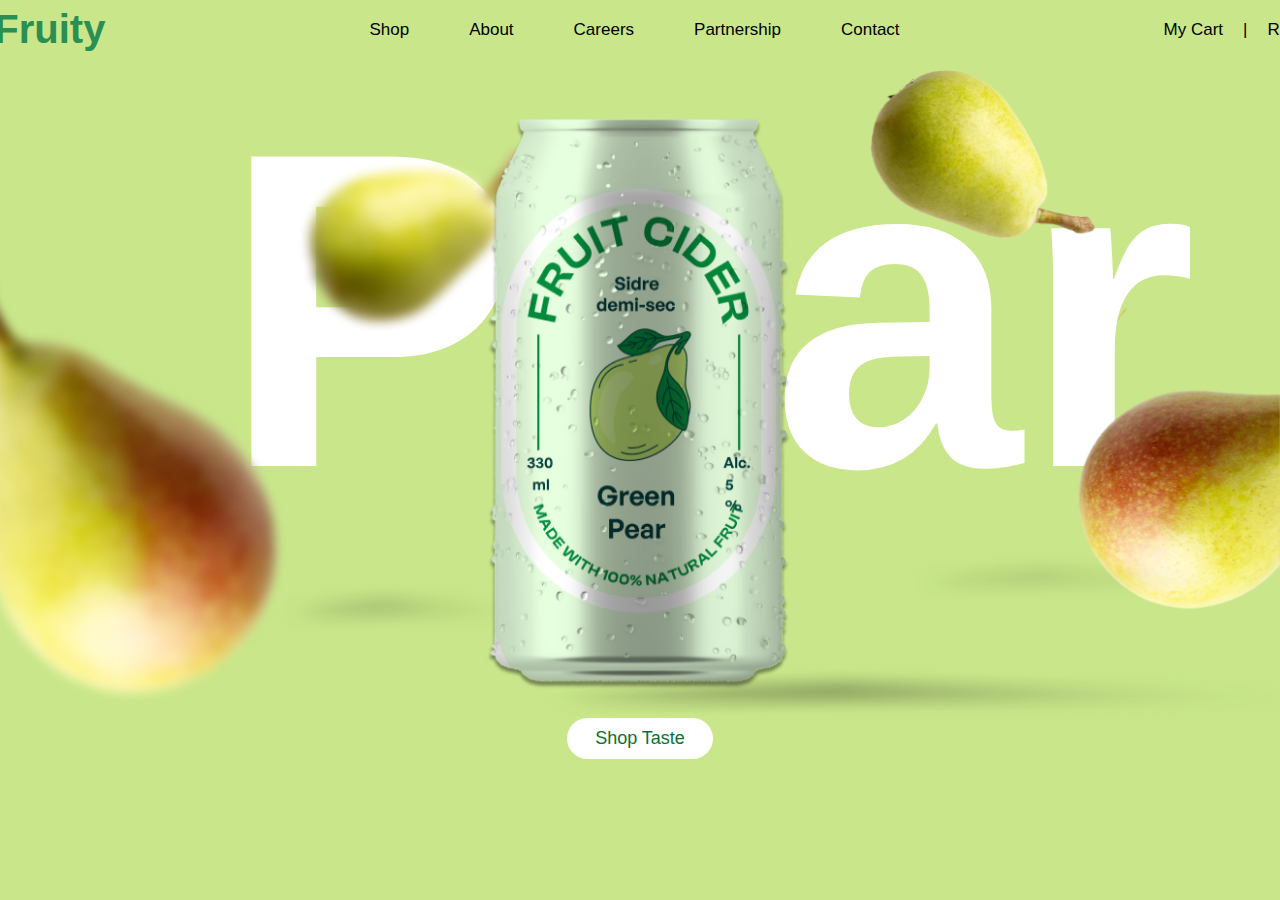
<file: index.html>
<!DOCTYPE html>
<html lang="en">
  <head>
    <meta charset="UTF-8" />
    <meta name="viewport" content="width=device-width, initial-scale=1.0" />
    <link rel="stylesheet" href="src/style.css" />
    <link
      href="https://api.fontshare.com/v2/css?f[]=clash-display@400,700,500,600&f[]=general-sans@500,600,400&display=swap"
      rel="stylesheet"
    />
    <title>Document</title>
  </head>
  <body>
    <a href="apple.html" id="pageLink">
      <div class="pear" id="page1">
        <div class="header">
          <div class="text-wrapper">Fruity</div>
          <div class="navbar">
            <div class="div">Shop</div>
            <div class="div">About</div>
            <div class="div">Careers</div>
            <div class="div">Partnership</div>
            <div class="div">Contact</div>
          </div>
          <div class="frame">
            <div class="div">My Cart</div>
            <div class="div">|</div>
            <div class="div">Register</div>
          </div>
        </div>
        <div class="labels">
          <div class="frame"><div class="text-wrapper">Pear</div></div>
        </div>
        <div class="image">
          <img class="pear3 pear-image" src="images/image 3.png" />
        </div>
        <div class="box"><img class="shadowc" src="images/ShadowC.png" /></div>
        <div class="image">
          <img class="pear2 pear-image" src="images/image 2.png" />
        </div>
        <div class="box"><img class="ShadowL" src="images/ShadowL.png" /></div>
        <div class="image">
          <img class="pear4 pear-image" src="images/image 4.png" />
        </div>
        <div class="box"><img class="can" src="images/Can.png" /></div>
        <div class="box">
          <img class="shadowcan" src="images/ShadowCan.png" />
        </div>
        <div class="image">
          <img class="img pear-image" src="images/image 1.png" />
        </div>
        <button class="button">Shop Taste</button>
      </div>
    </a>
  </body>
</html>
</file>
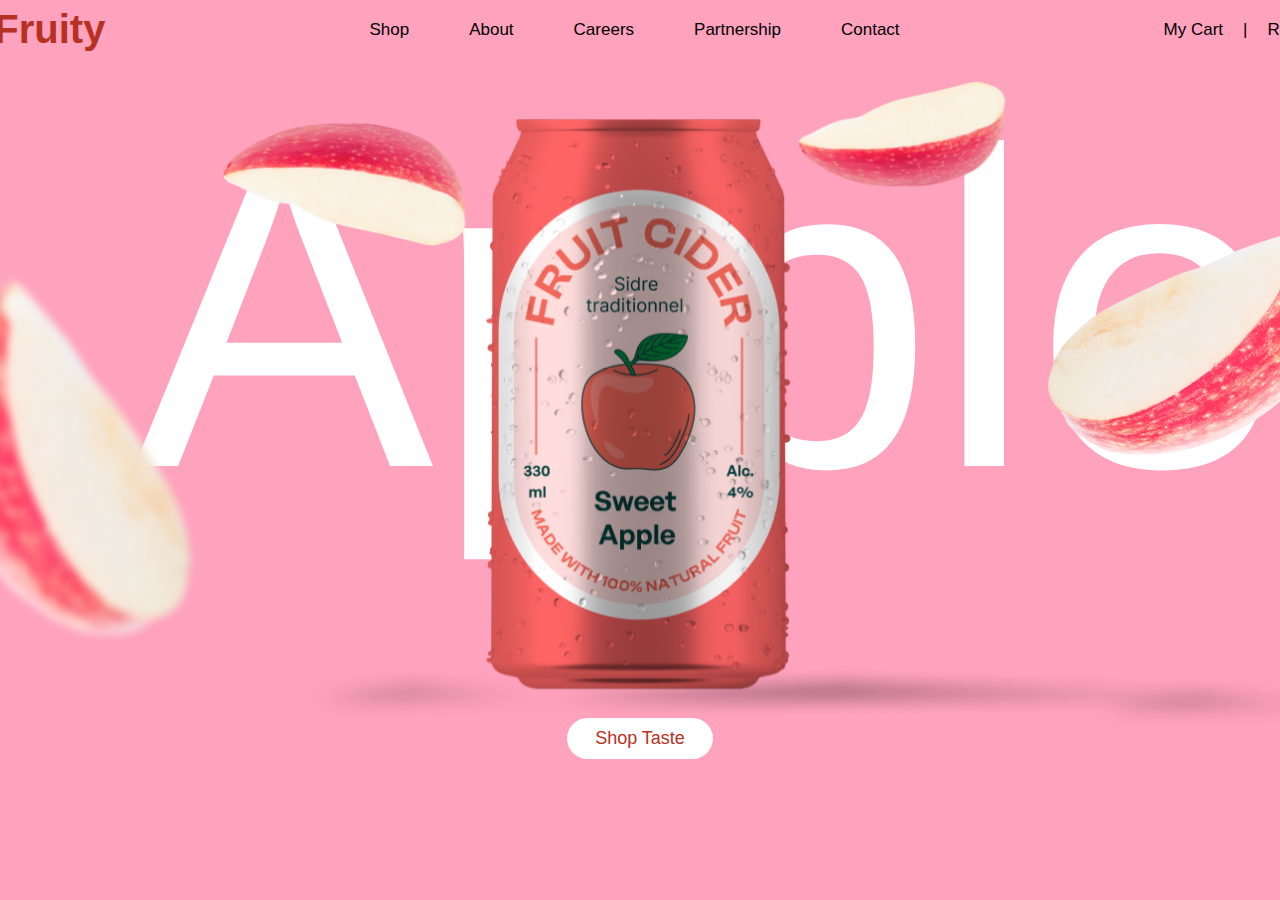
<file: apple.html>
<!DOCTYPE html>
<html lang="en">
  <head>
    <meta charset="UTF-8" />
    <meta name="viewport" content="width=device-width, initial-scale=1.0" />
    <link rel="stylesheet" href="src/apple.css" />
    <link
      href="https://api.fontshare.com/v2/css?f[]=clash-display@400,700,500,600&f[]=general-sans@500,600,400&display=swap"
      rel="stylesheet"
    />
    <title>Document</title>
  </head>
  <body>
    <a href="exotic.html">
      <div class="apple" id="page2">
        <div class="header">
          <div class="text-wrapper">Fruity</div>
          <div class="navbar">
            <div class="div">Shop</div>
            <div class="div">About</div>
            <div class="div">Careers</div>
            <div class="div">Partnership</div>
            <div class="div">Contact</div>
          </div>
          <div class="frame">
            <div class="div">My Cart</div>
            <div class="div">|</div>
            <div class="div">Register</div>
          </div>
        </div>
        <div class="labels">
          <div class="div-wrapper"><div class="div">Apple</div></div>
        </div>
        <div class="box"><img class="can" src="images/CanApple.png" /></div>
        <div class="box">
          <img class="shadowcan" src="images/ShadowCan.png" />
        </div>
        <div class="image"><img class="appleT" src="images/apple2.png" /></div>
        <div class="image"><img class="appleRT" src="images/apple3.png" /></div>
        <div class="image"><img class="appleR" src="images/apple5.png" /></div>
        <div class="box"><img class="shadowR" src="images/AshadowR.png" /></div>
        <div class="image"><img class="appleL" src="images/apple1.png" /></div>
        <div class="box"><img class="shadowL" src="images/AshadowL.png" /></div>
        <button class="button">Shop Taste</button>
      </div>
    </a>
  </body>
</html>
</file>
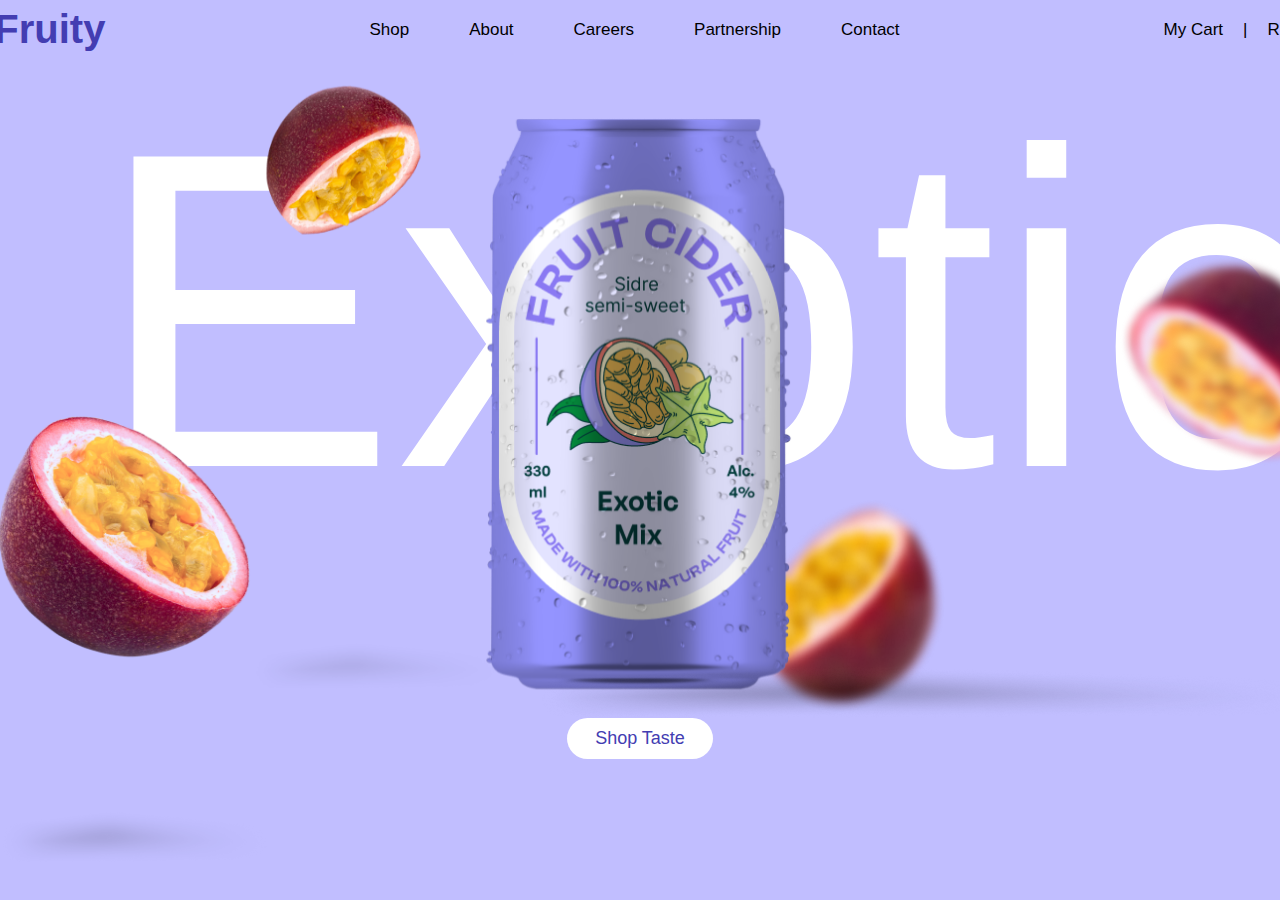
<file: exotic.html>
<!DOCTYPE html>
<html lang="en">
  <head>
    <meta charset="UTF-8" />
    <meta name="viewport" content="width=device-width, initial-scale=1.0" />
    <link
      href="https://api.fontshare.com/v2/css?f[]=clash-display@400,700,500,600&f[]=general-sans@500,600,400&display=swap"
      rel="stylesheet"
    />
    <link rel="stylesheet" href="src/exotic.css" />
    <title>Document</title>
  </head>
  <body>
    <a href="index.html">
      <div class="exotic">
        <div class="header">
          <div class="text-wrapper">Fruity</div>
          <div class="navbar">
            <div class="div">Shop</div>
            <div class="div">About</div>
            <div class="div">Careers</div>
            <div class="div">Partnership</div>
            <div class="div">Contact</div>
          </div>
          <div class="frame">
            <div class="div">My Cart</div>
            <div class="div">|</div>
            <div class="div">Register</div>
          </div>
        </div>
        <div class="labels">
          <div class="frame-2"><div class="text-wrapper-2">Exotic</div></div>
        </div>
        <div class="box"><img class="can" src="images/ExoticCan.png" /></div>
        <div class="box">
          <img class="shadowcan" src="images/ShadowCan.png" />
        </div>
        <div class="image"><img class="fig2" src="images/fig2.png" /></div>
        <div class="box"><img class="shadow2" src="images/Fshadow2.png" /></div>
        <div class="image"><img class="fig3" src="images/fig3.png" /></div>
        <div class="image"><img class="fig1" src="images/fig1.png" /></div>
        <div class="box"><img class="shadow1" src="images/Fshadow1.png" /></div>
        <div class="image"><img class="fig4" src="images/fig4.png" /></div>
        <button class="button">Shop Taste</button>
      </div>
    </a>
  </body>
</html>
</file>
<file: src/style.css>
a {
  text-decoration: none;
}

body {
  background: #c9e78a;
  max-height: 100vh;
  overflow-x: hidden;
}

button {
  display: block;
  margin: 0 auto;
  background-color: white;
  border-radius: 56.25px;
  padding: 10px 28px;
  border: white;
  color: #077233;
  font-size: 18px;
  margin-top: -1.13px;
  font-family: "Clash Display", sans-serif;
  font-weight: 500;
  margin-top: 18px;
}

.box {
  position: relative;
  z-index: 1;
}

.box .can {
  display: block;
  margin: 0 auto;
  width: 316px;
  height: 580px;
  margin-top: -490px;
  padding-bottom: 5px;
}

.box .shadowcan {
  position: fixed;
  width: 826px;
  height: 53px;
  top: 665px;
  left: 534px;
}

.box .shadowc {
  position: fixed;
  width: 374px;
  height: 53px;
  top: 550px;
  left: 900px;
}

.box .ShadowL {
  position: fixed;
  width: 297px;
  height: 53px;
  top: 580px;
  left: 270px;
}

.header {
  display: inline-flex;
  align-items: center;
  justify-content: center;
  gap: 264px;
  position: relative;
}

.header .text-wrapper {
  position: relative;
  width: fit-content;
  margin-top: -1px;
  font-family: "Clash Display", sans-serif;
  font-weight: 700;
  color: #298f52;
  font-size: 40px;
  letter-spacing: 0;
  line-height: normal;
}

.header .navbar {
  display: inline-flex;
  align-items: center;
  justify-content: center;
  gap: 60px;
  position: relative;
  flex: 0 0 auto;
}

.header .div {
  position: relative;
  width: fit-content;
  margin-top: -1px;
  font-family: "General Sans", sans-serif;
  font-weight: 500;
  color: #000000;
  font-size: 17px;
  letter-spacing: 0;
  line-height: normal;
}

.header .frame {
  display: inline-flex;
  align-items: flex-start;
  gap: 20px;
  position: relative;
  flex: 0 0 auto;
}

.image .img {
  position: fixed;
  width: 340px;
  height: 498px;
  top: 0;
  left: 0;
  margin-top: 230px;
}

.image .pear2 {
  position: fixed;
  width: 232px;
  height: 355px;
  top: 300px;
  right: 0;
}

.image .pear3 {
  position: fixed;
  width: 225px;
  height: 168px;
  top: 70px;
  left: 870px;
}

.image .pear4 {
  position: fixed;
  width: 276px;
  height: 300px;
  top: 70px;
  left: 270px;
}

.labels {
  position: relative;
  width: 1402px;
  height: 553px;
  overflow: hidden;
}

.labels .frame {
  left: 0;
  position: absolute;
  width: 1402px;
  height: 553px;
  top: 0;
}

.labels .text-wrapper {
  text-align: center;
  top: -1px;
  left: 168px;
  font-family: "Clash Display", sans-serif;
  font-weight: 600;
  color: #ffffff;
  font-size: 449.8px;
  letter-spacing: 0;
  line-height: normal;
}
</file>
<file: src/apple.css>
a {
  text-decoration: none;
}

body {
  background: #ffa2be;
  max-height: 100vh;
  overflow-x: hidden;
}

button {
  display: block;
  margin: 0 auto;
  background-color: white;
  border-radius: 56.25px;
  padding: 10px 28px;
  border: white;
  color: #b73123;
  font-size: 18px;
  margin-top: -1.13px;
  font-family: "Clash Display", sans-serif;
  font-weight: 500;
  margin-top: 18px;
}

.apple {
  transition: transform 1.2s cubic-bezier(1, 0, 0, 1);
}

.box {
  position: relative;
  z-index: 1;
}

.box .can {
  display: block;
  margin: 0 auto;
  width: 316px;
  height: 580px;
  margin-top: -490px;
  padding-bottom: 5px;
}

.box .shadowcan {
  position: fixed;
  width: 826px;
  height: 53px;
  top: 665px;
  left: 534px;
}

.box .shadowL {
  position: fixed;
  width: 297px;
  height: 53px;
  top: 74%;
  left: 300px;
}

.box .shadowR {
  position: fixed;
  width: 195px;
  height: 53px;
  top: 75%;
  right: 0;
}

.header {
  display: inline-flex;
  align-items: center;
  justify-content: center;
  gap: 264px;
  position: relative;
}

.header .text-wrapper {
  position: relative;
  width: fit-content;
  margin-top: -1px;
  font-family: "Clash Display", sans-serif;
  font-weight: 700;
  color: #b73123;
  font-size: 40px;
  letter-spacing: 0;
  line-height: normal;
}

.header .navbar {
  display: inline-flex;
  align-items: center;
  justify-content: center;
  gap: 60px;
  position: relative;
  flex: 0 0 auto;
}

.header .div {
  position: relative;
  width: fit-content;
  margin-top: -1px;
  font-family: "General Sans", sans-serif;
  font-weight: 500;
  color: #000000;
  font-size: 17px;
  letter-spacing: 0;
  line-height: normal;
}

.header .frame {
  display: inline-flex;
  align-items: flex-start;
  gap: 20px;
  position: relative;
  flex: 0 0 auto;
}

.image .appleL {
  position: fixed;
  width: 200px;
  height: 375px;
  top: 30%;
  left: 0;
}

.image .appleT {
  position: fixed;
  width: 267px;
  height: 166px;
  top: 10%;
  left: 17%;
}

.image .appleRT {
  position: fixed;
  width: 228px;
  height: 143px;
  top: 8.1%;
  left: 62%;
}

.image .appleR {
  position: fixed;
  width: 253px;
  height: 368px;
  top: 152px;
  right: 0;
}

.labels {
  position: relative;
  width: 1402px;
  height: 553px;
  overflow: hidden;
}

.labels .div-wrapper {
  left: 0;
  position: absolute;
  width: 1402px;
  height: 553px;
  top: 0;
}
.labels .div {
  text-align: center;
  top: -1px;
  left: 44px;
  font-family: "Clash Display", sans-serif;
  font-weight: 500;
  color: #ffffff;
  font-size: 449.8px;
  letter-spacing: 0;
  line-height: normal;
}
</file>
<file: src/exotic.css>
a {
  text-decoration: none;
}

body {
  background: #c1beff;
  max-height: 100vh;
  overflow-x: hidden;
}

button {
  display: block;
  margin: 0 auto;
  background-color: white;
  border-radius: 56.25px;
  padding: 10px 28px;
  border: white;
  color: #433db2;
  font-size: 18px;
  margin-top: -1.13px;
  font-family: "Clash Display", sans-serif;
  font-weight: 500;
  margin-top: 18px;
}

.box {
  position: relative;
  z-index: 1;
}

.box .can {
  display: block;
  margin: 0 auto;
  width: 316px;
  height: 580px;
  margin-top: -490px;
  padding-bottom: 5px;
}

.box .shadowcan {
  position: fixed;
  width: 826px;
  height: 53px;
  top: 665px;
  left: 534px;
}

.box .shadow1 {
  position: fixed;
  width: 292px;
  height: 53px;
  top: 90%;
  left: 0;
}

.box .shadow2 {
  position: fixed;
  width: 292px;
  height: 53px;
  top: 71%;
  left: 19%;
}

.header {
  display: inline-flex;
  align-items: center;
  justify-content: center;
  gap: 264px;
  position: relative;
}

.header .text-wrapper {
  position: relative;
  width: fit-content;
  margin-top: -1px;
  font-family: "Clash Display", sans-serif;
  font-weight: 700;
  color: #433db2;
  font-size: 40px;
  letter-spacing: 0;
  line-height: normal;
}

.header .navbar {
  display: inline-flex;
  align-items: center;
  justify-content: center;
  gap: 60px;
  position: relative;
  flex: 0 0 auto;
}

.header .div {
  position: relative;
  width: fit-content;
  margin-top: -1px;
  font-family: "General Sans", sans-serif;
  font-weight: 500;
  color: #000000;
  font-size: 17px;
  letter-spacing: 0;
  line-height: normal;
}

.header .frame {
  display: inline-flex;
  align-items: flex-start;
  gap: 20px;
  position: relative;
  flex: 0 0 auto;
}

.image .fig1 {
  position: fixed;
  width: 290px;
  height: 320px;
  top: 43%;
  left: 0;
}

.image .fig2 {
  position: fixed;
  width: 190px;
  height: 200px;
  top: 7%;
  left: 19.4%;
}

.image .fig3 {
  position: fixed;
  width: 210px;
  height: 220px;
  top: 55%;
  left: 58%;
}

.image .fig4 {
  position: fixed;
  width: 184px;
  height: 289px;
  top: 24%;
  right: 0;
}

.labels {
  position: relative;
  width: 1402px;
  height: 553px;
  overflow: hidden;
}

.labels .frame-2 {
  left: 0;
  position: absolute;
  width: 1402px;
  height: 553px;
  top: 0;
}
.labels .text-wrapper-2 {
  text-align: center;
  top: -1px;
  left: 0;
  font-family: "Clash Display", sans-serif;
  font-weight: 500;
  color: #ffffff;
  font-size: 449.8px;
  letter-spacing: 0;
  line-height: normal;
}
</file>
